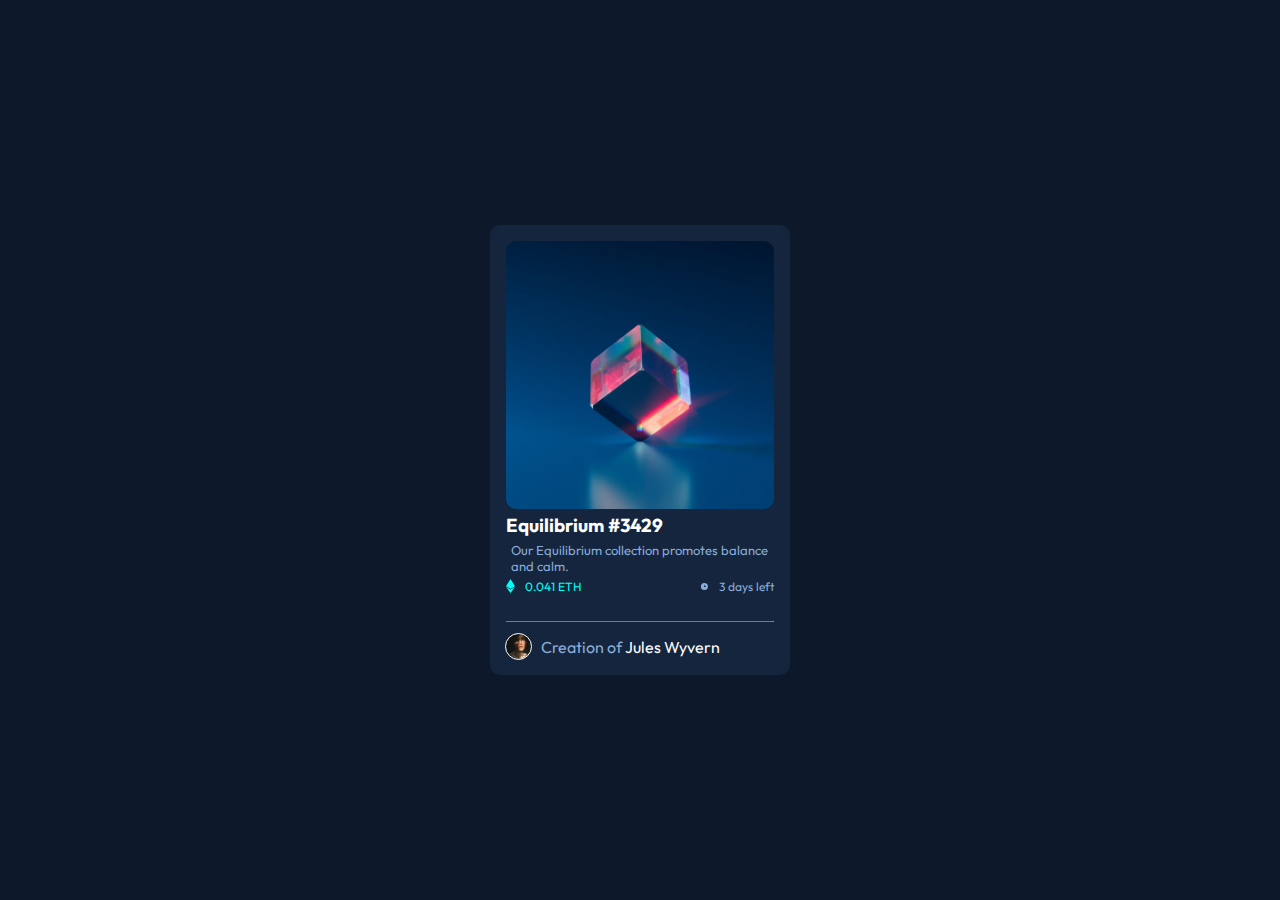
<file: nft-preview-card-component-main/index.html>
<!DOCTYPE html>
<html lang="en">
  <head>
    <meta charset="UTF-8" />
    <meta name="viewport" content="width=device-width, initial-scale=1.0" />
    <!-- displays site properly based on user's device -->
    <link rel="stylesheet" href="./restyle/style.css">
    <link
      rel="icon"
      type="image/png"
      sizes="32x32"
      href="./images/favicon-32x32.png"
    />

    <title>Frontend Mentor | NFT preview card component</title>

    <!-- Feel free to remove these styles or customise in your own stylesheet 👍 -->
    <style>
      .attribution {
        font-size: 11px;
        text-align: center;
      }
      .attribution a {
        color: hsl(228, 45%, 44%);
      }
    </style>
  </head>
  <body>
    <section>
      <div class="container">
        <div class="card">
          <div class="image-container">
            <img src="images/image-equilibrium.jpg" alt="img" />
          </div>
          <div class="content-container">
            <h3>Equilibrium #3429</h3>
            <p>Our Equilibrium collection promotes balance and calm.</p>
          </div>
          <div class="eth-time-container">
            <div class="eth">
              <img src="images/icon-ethereum.svg" alt="eth" />
              <p>0.041 ETH</p>
            </div>
            <div class="time">
              <img src="images/icon-clock.svg" alt="time" />
              <p>3 days left</p>
            </div>
          </div>
          <hr>
          <div class="footer">
            <img src="images/image-avatar.png" alt="creator" />
            <p>Creation of <span>Jules Wyvern</span></p>
          </div>
      </div>
    </section>

  </body>
</html>
</file>
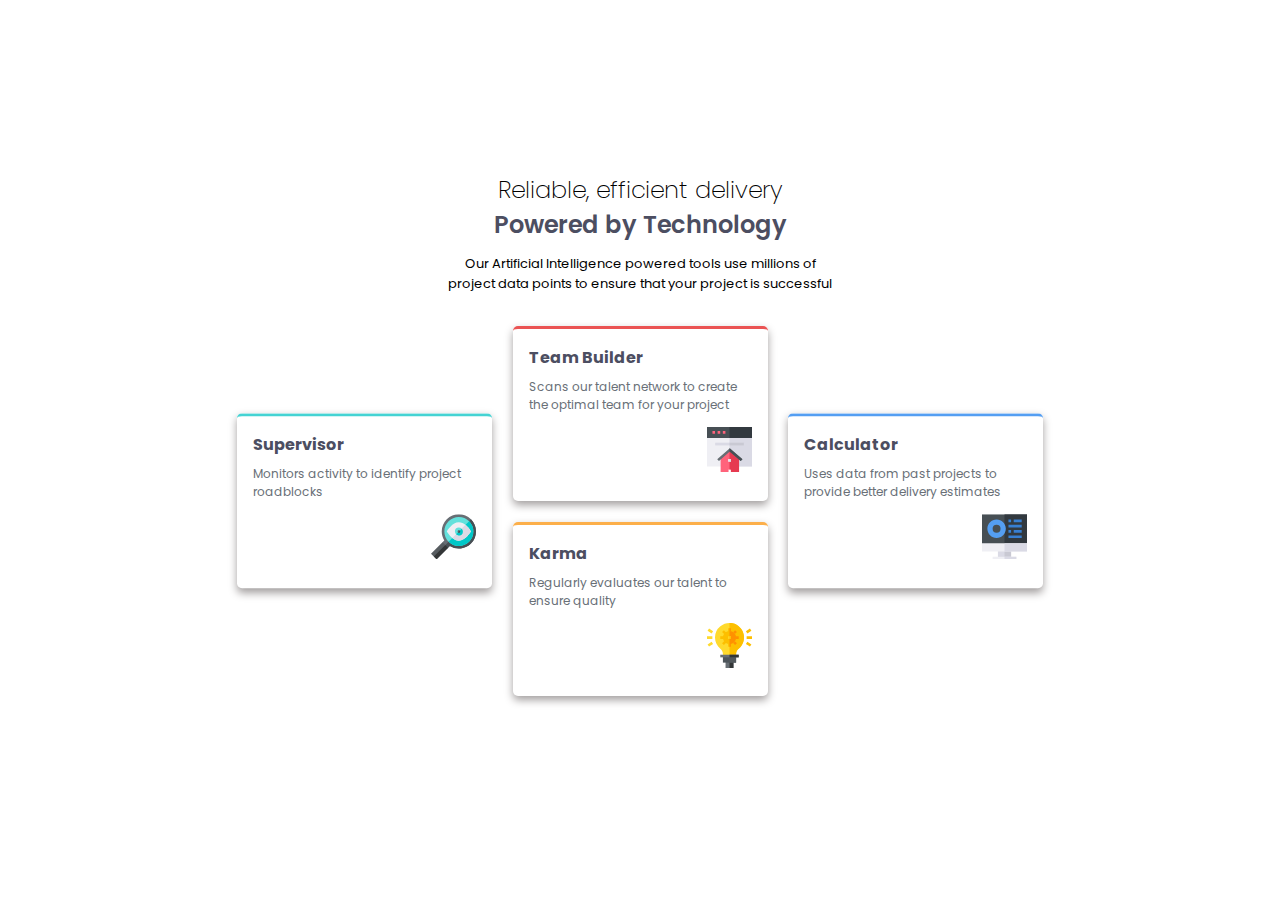
<file: four-card-feature-section-master/four-card-feature-section-master/index.html>
<!DOCTYPE html>
<html lang="en">
  <head>
    <meta charset="UTF-8" />
    <meta name="viewport" content="width=device-width, initial-scale=1.0" />
    <!-- displays site properly based on user's device -->

    <link
      rel="icon"
      type="image/png"
      sizes="32x32"
      href="./images/favicon-32x32.png"
    />

    <title>Frontend Mentor | Four card feature section</title>

    <link rel="stylesheet" href="css-styling/style.css" />
  </head>
  <body>
    <section>
      <div class="container">
        <div class="intro-container">
          <h3>Reliable, efficient delivery</h3>
          <h2>Powered by Technology</h2>
          <p>
            Our Artificial Intelligence powered tools use millions of project
            data points to ensure that your project is successful
          </p>
        </div>
        <div class="card-container">
          <div class="card">
            <div class="content">
              <h4>Supervisor</h4>
              <p>Monitors activity to identify project roadblocks</p>
            </div>
            <div class="img-container">
              <img src="images/icon-supervisor.svg" alt="icon" />
            </div>
          </div>
          <div class="card">
            <div class="content">
              <h4>Team Builder</h4>
              <p>
                Scans our talent network to create the optimal team for your
                project
              </p>
            </div>
            <div class="img-container">
              <img src="images/icon-team-builder.svg" alt="icon" />
            </div>
          </div>
          <div class="card">
            <div class="content">
              <h4>Karma</h4>
              <p>Regularly evaluates our talent to ensure quality</p>
            </div>
            <div class="img-container">
              <img src="images/icon-karma.svg" alt="icon" />
            </div>
          </div>
          <div class="card">
            <div class="content">
              <h4>Calculator</h4>
              <p>
                Uses data from past projects to provide better delivery
                estimates
              </p>
            </div>
            <div class="img-container">
              <img src="images/icon-calculator.svg" alt="icon" />
            </div>
          </div>
        </div>
      </div>
    </section>
  </body>
</html>
</file>
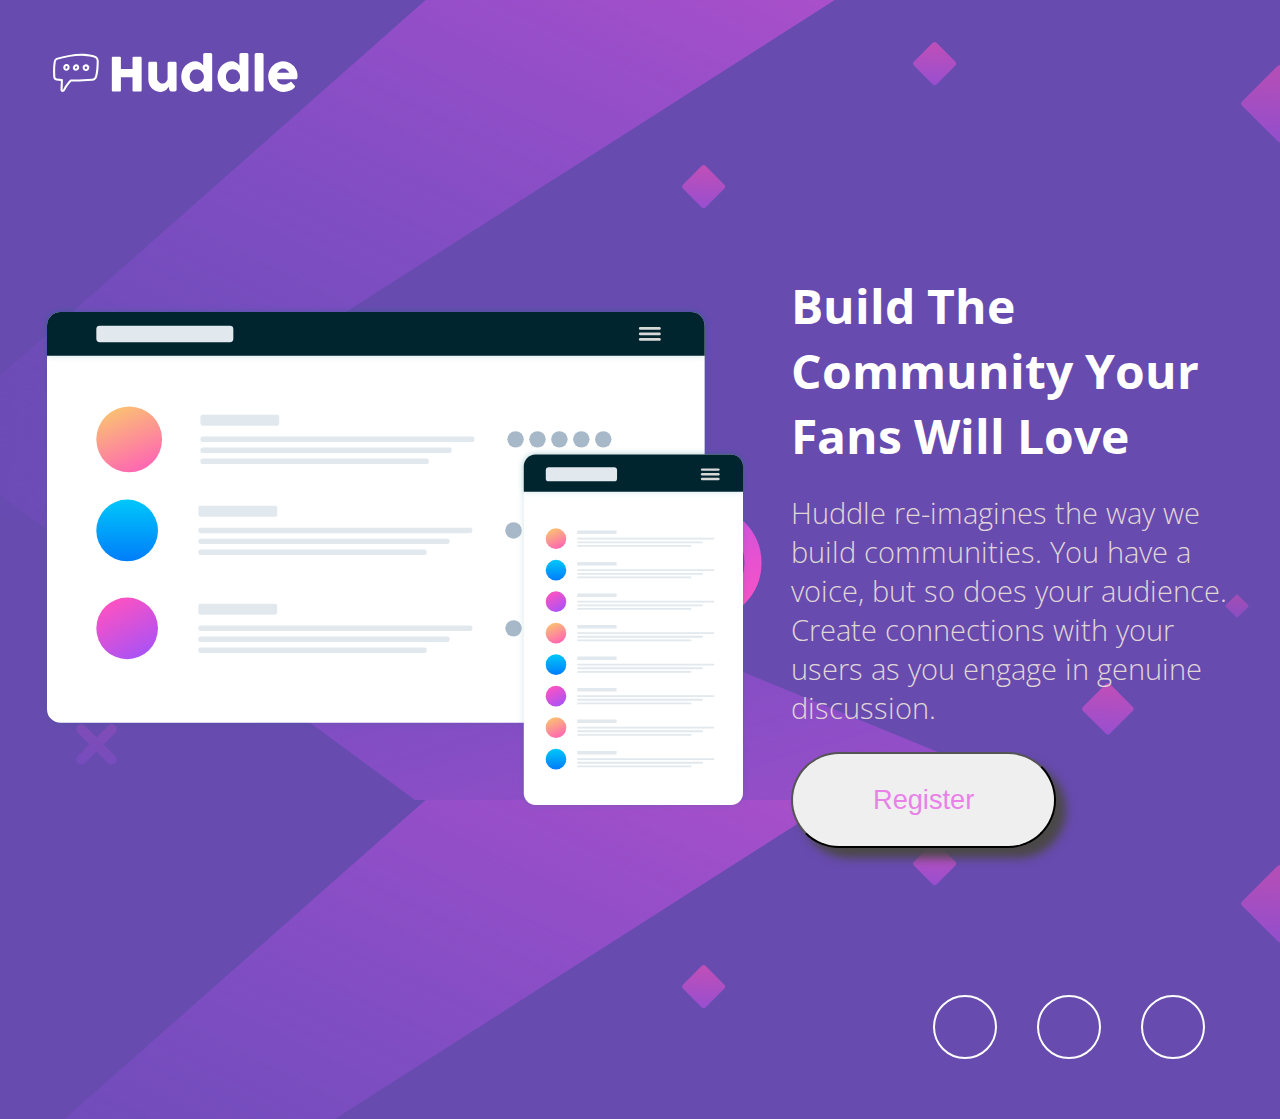
<file: huddle-landing-page-with-single-introductory-section-master/huddle-landing-page-with-single-introductory-section-master/index.html>
<!DOCTYPE html>
<html lang="en">
  <head>
    <meta charset="UTF-8" />
    <meta name="viewport" content="width=device-width, initial-scale=1.0" />
    <!-- displays site properly based on user's device -->

    <link
      rel="icon"
      type="image/png"
      sizes="32x32"
      href="./images/favicon-32x32.png"
    />
    <link
      rel="stylesheet"
      href="https://cdnjs.cloudflare.com/ajax/libs/font-awesome/6.5.1/css/all.min.css"
      integrity="sha512-DTOQO9RWCH3ppGqcWaEA1BIZOC6xxalwEsw9c2QQeAIftl+Vegovlnee1c9QX4TctnWMn13TZye+giMm8e2LwA=="
      crossorigin="anonymous"
      referrerpolicy="no-referrer"
    />
    <link rel="stylesheet" href="cssstyle/style.css" />
    <title>
      Frontend Mentor | Huddle landing page with single introductory section
    </title>

    <!-- Feel free to remove these styles or customise in your own stylesheet 👍 -->
    <style>
      .attribution {
        font-size: 11px;
        text-align: center;
      }
      .attribution a {
        color: hsl(228, 45%, 44%);
      }
    </style>
  </head>
  <body>
    <header>
      <div class="logo-container">
        <img src="images/logo.svg" alt="logo" />
      </div>
    </header>
    <div class="main-container">
      <div class="second-container">
        <div class="imagine-container">
          <img src="images/illustration-mockups.svg" alt="img" />
        </div>
        <div class="content">
          <h3>Build The Community Your Fans Will Love</h3>
          <p>
            Huddle re-imagines the way we build communities. You have a voice,
            but so does your audience. Create connections with your users as you
            engage in genuine discussion.
          </p>
          <a href="#"><button>Register</button></a>
        </div>
      </div>
    </div>
    <div class="footer">
      <div class="mini-container">
        <i class="fa-brands fa-facebook-f"></i>
      </div>
      <div class="mini-container">
        <i class="fa-brands fa-instagram"></i>
      </div>
      <div class="mini-container">
        <i class="fa-brands fa-twitter"></i>
      </div>
    </div>
  </body>
</html>
</file>
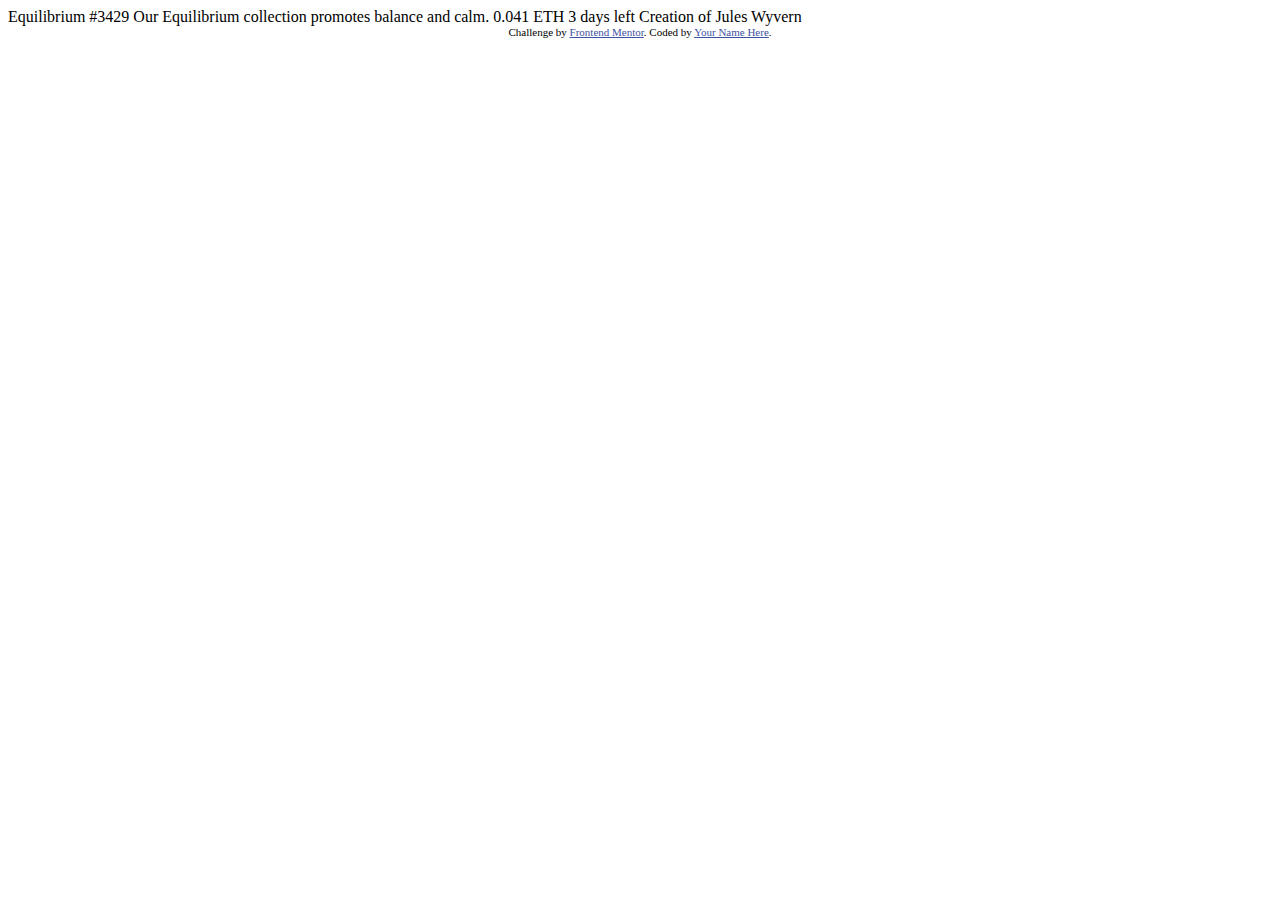
<file: nft-preview-card-component-main/nft-preview-card-component-main/index.html>
<!DOCTYPE html>
<html lang="en">
<head>
  <meta charset="UTF-8">
  <meta name="viewport" content="width=device-width, initial-scale=1.0"> <!-- displays site properly based on user's device -->

  <link rel="icon" type="image/png" sizes="32x32" href="./images/favicon-32x32.png">
  
  <title>Frontend Mentor | NFT preview card component</title>

  <!-- Feel free to remove these styles or customise in your own stylesheet 👍 -->
  <style>
    .attribution { font-size: 11px; text-align: center; }
    .attribution a { color: hsl(228, 45%, 44%); }
  </style>
</head>
<body>

  Equilibrium #3429

  Our Equilibrium collection promotes balance and calm.

  0.041 ETH
  3 days left
  
  Creation of Jules Wyvern

  <div class="attribution">
    Challenge by <a href="https://www.frontendmentor.io?ref=challenge" target="_blank">Frontend Mentor</a>. 
    Coded by <a href="#">Your Name Here</a>.
  </div>
</body>
</html>
</file>
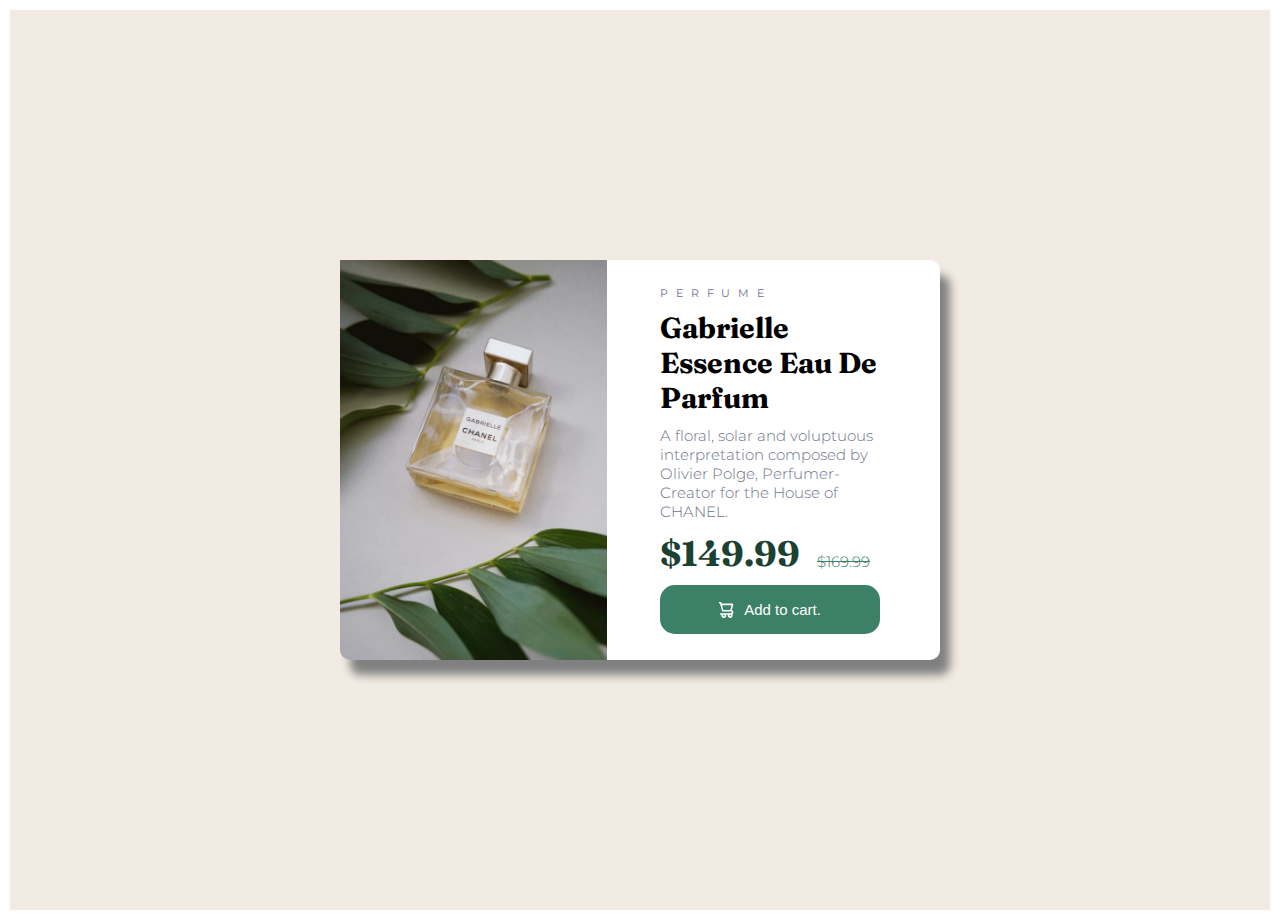
<file: product-preview-card-component-main/product-preview-card-component-main/index.html>
<!DOCTYPE html>
<html lang="en">
  <head>
    <meta charset="UTF-8" />
    <meta name="viewport" content="width=device-width, initial-scale=1.0" />
    <!-- displays site properly based on user's device -->
    <link rel="stylesheet" href="css-style/style.css">
    <link
      rel="icon"
      type="image/png"
      sizes="32x32"
      href="./images/favicon-32x32.png"
    />

    <title>Frontend Mentor | Product preview card component</title>

    <!-- Feel free to remove these styles or customise in your own stylesheet 👍 -->
    <style>
      .attribution {
        font-size: 11px;
        text-align: center;
      }
      .attribution a {
        color: hsl(228, 45%, 44%);
      }
    </style>
  </head>
  <body>
    <div class="container">
      <div class="card">
        <div class="img-container">
          <img src="images/image-product-desktop.jpg" alt="img" />
        </div>
        <div class="content">
          <h6>Perfume</h6>
          <h2>Gabrielle Essence Eau De Parfum</h2>
          <p>
            A floral, solar and voluptuous interpretation composed by Olivier
            Polge, Perfumer-Creator for the House of CHANEL.
          </p>
          <div class="price">
            <h3> $149.99</h3>
            <p> $169.99  </p>
          </div>
          <div class="button-container">
            <button>
              <img src="images/icon-cart.svg" alt="img">
              <p>Add to cart.</p>
            </button>
          </div>

        </div>
      </div>
    </div>

   
    </div>
  </body>
</html>
</file>
<file: nft-preview-card-component-main/restyle/style.css>
@import url("https://fonts.googleapis.com/css2?family=Outfit:wght@100..900&display=swap");
* {
  padding: 0;
  margin: 0;
  box-sizing: border-box;
}

body {
  font-family: "Outfit", sans-serif;
  font-optical-sizing: auto;
  font-weight: 400;
  font-style: normal;
}
body section {
  background-color: hsl(217, 54%, 11%);
  width: 100vw;
  min-height: 100vh;
  display: flex;
  align-items: center;
  justify-content: center;
}
body section .container .card {
  max-width: 300px;
  height: -moz-fit-content;
  height: fit-content;
  background-color: hsl(216, 50%, 16%);
  padding: 1rem;
  border-radius: 10px;
  box-shadow: 5px solid black 1.5;
}
body section .container .card .image-container img {
  width: 100%;
  border-radius: 10px;
  -o-object-fit: cover;
     object-fit: cover;
}
body section .container .card .content-container h3 {
  color: white;
  margin-bottom: 5px;
}
body section .container .card .content-container p {
  font-size: small;
  margin: 5px;
  color: hsl(215, 51%, 70%);
}
body section .container .card .eth-time-container {
  display: flex;
  justify-content: space-between;
}
body section .container .card .eth-time-container .eth, body section .container .card .eth-time-container .time {
  display: flex;
  align-items: center;
  gap: 0.6rem;
  padding-bottom: 0.7rem;
}
body section .container .card .eth-time-container .eth img, body section .container .card .eth-time-container .time img {
  width: 9px;
}
body section .container .card .eth-time-container .eth p, body section .container .card .eth-time-container .time p {
  font-size: 12px;
}
body section .container .card .eth-time-container .eth {
  color: hsl(178, 100%, 50%);
}
body section .container .card .eth-time-container .time p {
  color: hsl(215, 51%, 70%);
}
body section .container .card hr {
  margin: 1rem 0 0.8rem;
  border-color: hsl(215, 62%, 79%);
  border-bottom: none;
}
body section .container .card .footer {
  display: flex;
  align-items: center;
  gap: 0.6rem;
}
body section .container .card .footer img {
  width: 25px;
  height: 25px;
  border-radius: 50%;
  outline: 1.2px solid hsl(0, 0%, 100%);
}
body section .container .card .footer p {
  color: hsl(215, 51%, 70%);
}
body section .container .card .footer p span {
  color: hsl(0, 0%, 100%);
}/*# sourceMappingURL=style.css.map */
</file>
<file: four-card-feature-section-master/four-card-feature-section-master/css-styling/style.css>
@import url("https://fonts.googleapis.com/css2?family=Poppins:ital,wght@0,100;0,200;0,300;0,400;0,500;0,600;0,700;0,800;0,900;1,100;1,200;1,300;1,400;1,500;1,600;1,700;1,800;1,900&display=swap");
* {
  padding: 0;
  margin: 0;
  box-sizing: border-box;
}

body {
  font-family: "Poppins", sans-serif;
  font-weight: 400;
  font-style: normal;
}

section {
  width: 100vw;
  height: 100vh;
  display: grid;
  place-items: center;
}
section .container {
  width: 100%;
  padding: 3rem 1rem;
}
@media (min-width: 992px) {
  section .container {
    width: 850px;
    padding: 0;
  }
}
section .container .intro-container {
  max-width: 100%;
  margin: auto;
  text-align: center;
}
@media (min-width: 992px) {
  section .container .intro-container {
    max-width: 400px;
  }
}
section .container .intro-container h2,
section .container .intro-container h3 {
  font-size: 1.5rem;
}
section .container .intro-container h3 {
  font-weight: 200;
}
section .container .intro-container h2 {
  font-weight: 600;
  color: hsl(234, 12%, 34%);
}
section .container .intro-container p {
  font-size: 13px;
  margin: 0.8rem 0;
}
section .container .card-container {
  display: flex;
  flex-wrap: wrap;
  gap: 1.3rem;
  justify-content: center;
  margin: 2rem 0;
}
section .container .card-container .card {
  flex-basis: 100%;
  border-top: 3px solid transparent;
  box-shadow: 0 4px 8px #a29e9e;
  border-radius: 5px;
  padding: 1rem;
}
@media (min-width: 992px) {
  section .container .card-container .card {
    flex-basis: 30%;
  }
  section .container .card-container .card:nth-child(1), section .container .card-container .card:nth-child(4) {
    transform: translateY(50%);
  }
}
section .container .card-container .card:nth-child(1) {
  border-top-color: hsl(180, 62%, 55%);
}
section .container .card-container .card:nth-child(2) {
  border-top-color: hsl(0, 78%, 62%);
}
section .container .card-container .card:nth-child(3) {
  order: 2;
  border-top-color: hsl(34, 97%, 64%);
}
section .container .card-container .card:nth-child(4) {
  order: 1;
  border-top-color: hsl(212, 86%, 64%);
}
section .container .card-container .card .content h4 {
  color: hsl(234, 12%, 34%);
}
section .container .card-container .card .content p {
  font-size: 12px;
  color: hsl(212, 6%, 44%);
  margin: 0.5rem 0;
}
section .container .card-container .card .img-container {
  display: flex;
  justify-content: flex-end;
  margin: 0.8rem 0;
}
section .container .card-container .card .img-container img {
  width: 45px;
}/*# sourceMappingURL=style.css.map */
</file>
<file: huddle-landing-page-with-single-introductory-section-master/huddle-landing-page-with-single-introductory-section-master/cssstyle/style.css>
@import url("https://fonts.googleapis.com/css2?family=Open+Sans:ital,wght@0,300..800;1,300..800&display=swap");
* {
  margin: 0;
  padding: 0;
  box-sizing: border-box;
}

body {
  background-color: hsl(257, 40%, 49%);
  background-image: url(../images/bg-desktop.svg);
  font-family: "Open Sans", sans-serif;
  font-optical-sizing: auto;
  font-weight: 600;
  font-style: normal;
  font-variation-settings: "wdth" 100;
  margin: 40px;
}

header .logo-container img {
  margin-bottom: 50px;
}

.main-container .second-container {
  max-width: 800px;
  height: 800px;
  display: flex;
  justify-content: center;
  align-items: center;
  display: flex;
  flex-direction: column;
  justify-content: center;
  align-items: center;
}
@media (min-width: 992px) {
  .main-container .second-container {
    max-width: 1500px;
    display: flex;
    flex-direction: row;
    justify-content: center;
    align-items: center;
  }
}
.main-container .second-container .image-container {
  margin: 50px;
}
.main-container .second-container .image-container img {
  height: 100%;
  -o-object-fit: cover;
     object-fit: cover;
}
.main-container .second-container .content {
  height: 100%;
  padding: 12px;
  display: flex;
  flex-direction: column;
  justify-content: center;
  margin-left: 30px;
}
.main-container .second-container .content h3 {
  font-size: 3rem;
  margin-bottom: 25px;
  color: white;
}
.main-container .second-container .content p {
  color: rgb(224, 214, 214);
  font-weight: 300;
  margin-bottom: 25px;
  font-size: 1.8rem;
}
.main-container .second-container .content a button {
  padding: 30px 80px;
  font-size: 1.7rem;
  border-radius: 50px;
  box-shadow: 10px 10px 10px rgb(75, 72, 72);
  color: hsl(300, 69%, 71%);
}
.main-container .second-container .content a button:active {
  background-color: hsl(300, 69%, 71%);
  color: #fff;
}

.footer {
  height: 100%;
  display: flex;
  justify-content: flex-end;
  margin: 15px;
}
.footer .mini-container {
  width: 10px;
  height: 10px;
  color: white;
  padding: 30px;
  margin: 20px;
  border: 2px solid white;
  border-radius: 50%;
  display: flex;
  justify-content: center;
  align-items: center;
}
.footer .mini-container i {
  font-size: 2rem;
}/*# sourceMappingURL=style.css.map */
</file>
<file: product-preview-card-component-main/product-preview-card-component-main/css-style/style.css>
@import url("https://fonts.googleapis.com/css2?family=Montserrat:ital,wght@0,100..900;1,100..900&display=swap");
@import url("https://fonts.googleapis.com/css2?family=Fraunces:ital,opsz,wght@0,9..144,100..900;1,9..144,100..900&display=swap");
* {
  padding: 0;
  margin: 0;
  box-sizing: border-box;
}

body {
  font-family: "Montserrat", sans-serif;
  font-optical-sizing: auto;
  font-weight: 300;
  font-style: normal;
  margin: 10px;
}

.container {
  background-color: hsl(30, 38%, 92%);
  display: flex;
  justify-content: center;
  align-items: center;
  min-height: 100vh;
  margin: auto;
}
.container .card {
  width: 100%;
  max-width: 600px;
  display: grid;
  grid-template-columns: 1fr;
  grid-auto-rows: 400px;
  border-radius: 10px;
  background-color: white;
  box-shadow: 10px 15px 10px grey;
}
@media (min-width: 992px) {
  .container .card {
    grid-template-columns: repeat(2, 1fr);
  }
}
.container .card .img-container img {
  width: 100%;
  height: 400px;
  -o-object-fit: cover;
     object-fit: cover;
  border-top-left-radius: 10px;
  border-top-right-radius: 10px;
  border-bottom-left-radius: 0px;
}
@media (min-width: 992px) {
  .container .card .img-container img {
    height: 400px;
    width: auto;
    border-top-left-radius: 0px;
    border-top-right-radius: 0px;
    border-bottom-left-radius: 10px;
  }
}
.container .card .content {
  padding: 15px;
  max-width: 250px;
  margin-left: 5px;
  display: flex;
  flex-direction: column;
  justify-content: space-evenly;
}
.container .card .content h6 {
  color: hsl(228, 12%, 48%);
  font-size: 0.7rem;
  font-weight: 400;
  letter-spacing: 1cap;
  text-transform: uppercase;
}
.container .card .content h2 {
  font-size: 1.8rem;
  font-family: "Fraunces", serif;
  font-optical-sizing: auto;
  font-weight: 700;
  font-style: normal;
  font-variation-settings: "SOFT" 0, "WONK" 0;
}
.container .card .content p {
  font-size: 15px;
  color: hsl(228, 12%, 48%);
}
.container .card .content .price {
  display: flex;
  justify-content: space-between;
}
.container .card .content .price h3 {
  font-size: 2.2rem;
  font-family: "Fraunces", serif;
  font-optical-sizing: auto;
  font-weight: 700;
  font-style: normal;
  font-variation-settings: "SOFT" 0, "WONK" 0;
  display: inline;
  color: hsl(158, 42%, 18%);
}
.container .card .content .price p {
  padding-right: 10px;
  transform: translateY(20px);
  text-decoration: line-through;
  color: hsl(158, 36%, 37%);
}
.container .card .content .button-container {
  display: flex;
}
.container .card .content .button-container button {
  display: flex;
  align-items: center;
  justify-content: center;
  padding: 1rem;
  background-color: hsl(158, 36%, 37%);
  border-radius: 15px;
  border: none;
  width: 100%;
}
.container .card .content .button-container button:active {
  background-color: hsl(158, 42%, 18%);
  transform: scale(1.08);
}
.container .card .content .button-container button img {
  margin-right: 10px;
}
.container .card .content .button-container button p {
  color: hsl(0, 0%, 100%);
}/*# sourceMappingURL=style.css.map */
</file>
